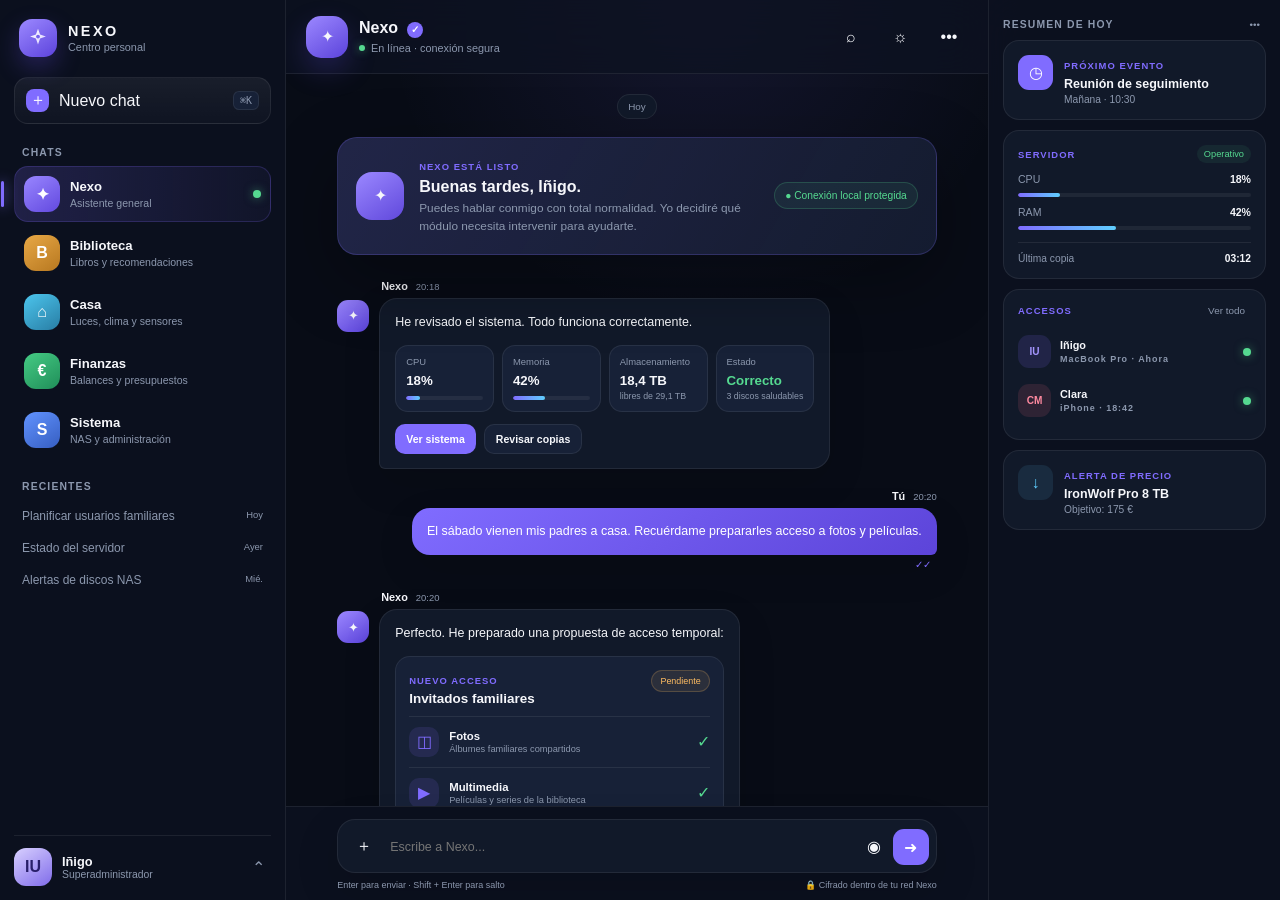
<file: index.html>
<!DOCTYPE html>
<html lang="es">
<head>
  <meta charset="UTF-8" />
  <meta name="viewport" content="width=device-width, initial-scale=1, maximum-scale=1, viewport-fit=cover" />
  <meta name="theme-color" content="#0a0e19" />
  <meta name="apple-mobile-web-app-capable" content="yes" />
  <meta name="apple-mobile-web-app-status-bar-style" content="black-translucent" />
  <meta name="mobile-web-app-capable" content="yes" />
  <link rel="manifest" href="manifest.webmanifest" />
  <title>NEXO</title>
  <link rel="icon" href="assets/logo.svg" type="image/svg+xml" />
  <link rel="stylesheet" href="style.css" />
</head>
<body>
<div class="app">
  <aside class="sidebar" id="sidebar">
    <div class="brand-row">
      <button class="brand" id="brandBtn"><img src="assets/logo.svg" alt=""><span><b>NEXO</b><small>Centro personal</small></span></button>
      <button class="icon mobile" id="closeMenu">✕</button>
    </div>
    <button class="new-chat"><span>＋</span> Nuevo chat <kbd>⌘K</kbd></button>
    <p class="label">Chats</p>
    <nav>
      <button class="nav active" data-chat="Nexo" data-icon="✦" data-sub="En línea · conexión segura"><i class="violet">✦</i><span><b>Nexo</b><small>Asistente general</small></span><em></em></button>
      <button class="nav" data-chat="Biblioteca" data-icon="B" data-sub="Libros, préstamos y lectura"><i class="amber">B</i><span><b>Biblioteca</b><small>Libros y recomendaciones</small></span></button>
      <button class="nav" data-chat="Casa" data-icon="⌂" data-sub="Domótica y automatizaciones"><i class="cyan">⌂</i><span><b>Casa</b><small>Luces, clima y sensores</small></span></button>
      <button class="nav" data-chat="Finanzas" data-icon="€" data-sub="Gastos, cuentas y alertas"><i class="green">€</i><span><b>Finanzas</b><small>Balances y presupuestos</small></span></button>
      <button class="nav" data-chat="Sistema" data-icon="S" data-sub="Servidor, seguridad y discos"><i class="blue">S</i><span><b>Sistema</b><small>NAS y administración</small></span></button>
    </nav>
    <p class="label recent-label">Recientes</p>
    <button class="recent">Planificar usuarios familiares <small>Hoy</small></button>
    <button class="recent">Estado del servidor <small>Ayer</small></button>
    <button class="recent">Alertas de discos NAS <small>Mié.</small></button>
    <div class="profile"><span>IU</span><div><b>Iñigo</b><small>Superadministrador</small></div><button>⌃</button></div>
  </aside>
  <div class="backdrop" id="backdrop"></div>

  <main>
    <header>
      <div class="identity">
        <button class="icon mobile" id="openMenu">☰</button>
        <div class="chat-avatar" id="chatIcon">✦</div>
        <div><h1 id="chatTitle">Nexo <span>✓</span></h1><p><i></i><span id="chatSub">En línea · conexión segura</span></p></div>
      </div>
      <div class="actions"><button class="icon">⌕</button><button class="icon" id="themeBtn">☼</button><button class="icon">•••</button></div>
    </header>

    <section class="conversation" id="conversation">
      <div class="date">Hoy</div>
      <section class="welcome">
        <div class="spark">✦</div>
        <div><small>NEXO ESTÁ LISTO</small><h2>Buenas tardes, Iñigo.</h2><p>Puedes hablar conmigo con total normalidad. Yo decidiré qué módulo necesita intervenir para ayudarte.</p></div>
        <span class="secure">● Conexión local protegida</span>
      </section>

      <div class="msg assistant">
        <div class="avatar-mini">✦</div>
        <div><div class="meta">Nexo <span>20:18</span></div><div class="bubble"><p>He revisado el sistema. Todo funciona correctamente.</p>
          <div class="metrics">
            <article><small>CPU</small><b>18%</b><div><span style="width:18%"></span></div></article>
            <article><small>Memoria</small><b>42%</b><div><span style="width:42%"></span></div></article>
            <article><small>Almacenamiento</small><b>18,4 TB</b><em>libres de 29,1 TB</em></article>
            <article class="ok"><small>Estado</small><b>Correcto</b><em>3 discos saludables</em></article>
          </div>
          <div class="buttons"><button>Ver sistema</button><button class="ghost">Revisar copias</button></div>
        </div></div>
      </div>

      <div class="msg user"><div><div class="meta right">Tú <span>20:20</span></div><div class="bubble user-bubble"><p>El sábado vienen mis padres a casa. Recuérdame prepararles acceso a fotos y películas.</p></div><div class="read">✓✓</div></div></div>

      <div class="msg assistant">
        <div class="avatar-mini">✦</div>
        <div><div class="meta">Nexo <span>20:20</span></div><div class="bubble"><p>Perfecto. He preparado una propuesta de acceso temporal:</p>
          <section class="access">
            <div class="access-head"><div><small>NUEVO ACCESO</small><h3>Invitados familiares</h3></div><span>Pendiente</span></div>
            <div class="permission"><i>◫</i><div><b>Fotos</b><small>Álbumes familiares compartidos</small></div><em>✓</em></div>
            <div class="permission"><i>▶</i><div><b>Multimedia</b><small>Películas y series de la biblioteca</small></div><em>✓</em></div>
            <div class="permission muted"><i>▣</i><div><b>Documentos</b><small>Sin acceso</small></div><em>—</em></div>
            <div class="buttons"><button>Aprobar propuesta</button><button class="ghost">Modificar</button></div>
          </section>
        </div></div>
      </div>

      <div class="chips">
        <button data-text="¿Cómo va el servidor?">¿Cómo va el servidor?</button>
        <button data-text="¿Qué tengo mañana?">¿Qué tengo mañana?</button>
        <button data-text="Crea un usuario nuevo">Crear usuario</button>
        <button data-text="Enséñame las alertas activas">Ver alertas</button>
      </div>
      <div class="msg assistant typing hidden" id="typing"><div class="avatar-mini">✦</div><div class="dots"><i></i><i></i><i></i></div></div>
    </section>

    <footer>
      <div class="composer"><button class="icon attach">＋</button><textarea id="input" rows="1" placeholder="Escribe a Nexo..."></textarea><button class="icon">◉</button><button class="send" id="send">➜</button></div>
      <div class="note"><span>Enter para enviar · Shift + Enter para salto</span><span>🔒 Cifrado dentro de tu red Nexo</span></div>
    </footer>
  </main>

  <aside class="context">
    <div class="context-title"><span>RESUMEN DE HOY</span><button>•••</button></div>
    <section class="card event"><i>◷</i><div><small>PRÓXIMO EVENTO</small><h3>Reunión de seguimiento</h3><p>Mañana · 10:30</p></div></section>
    <section class="card"><div class="card-head"><small>SERVIDOR</small><span class="online">Operativo</span></div><div class="line"><span>CPU</span><b>18%</b></div><div class="bar"><i style="width:18%"></i></div><div class="line"><span>RAM</span><b>42%</b></div><div class="bar"><i style="width:42%"></i></div><div class="last"><span>Última copia</span><b>03:12</b></div></section>
    <section class="card"><div class="card-head"><small>ACCESOS</small><button>Ver todo</button></div><div class="activity"><i>IU</i><div><b>Iñigo</b><small>MacBook Pro · Ahora</small></div><em></em></div><div class="activity"><i class="pink">CM</i><div><b>Clara</b><small>iPhone · 18:42</small></div><em></em></div></section>
    <section class="card price"><i>↓</i><div><small>ALERTA DE PRECIO</small><h3>IronWolf Pro 8 TB</h3><p>Objetivo: 175 €</p></div></section>
  </aside>
</div>
<div class="orientation-warning" aria-live="polite"><i>▯</i><strong>Gira el dispositivo</strong><span>Nexo está diseñado para utilizarse en vertical.</span></div>
<div class="toast" id="toast">✓ <span>Acción de demostración</span></div>
<script src="app.js"></script>
</body>
</html>
</file>
<file: style.css>
:root{--bg:#080c16;--panel:#0d1322;--panel2:#111929;--panel3:#172137;--text:#f6f7fb;--muted:#8c98ae;--border:rgba(255,255,255,.075);--accent:#806cff;--green:#55d990;--cyan:#5fcfff;--shadow:0 24px 70px rgba(0,0,0,.32)}
body.light{--bg:#eef1f7;--panel:#f7f9fc;--panel2:#fff;--panel3:#f0f3f8;--text:#151a28;--muted:#6e788c;--border:rgba(25,34,54,.09);--shadow:0 24px 70px rgba(40,50,75,.15)}
*{box-sizing:border-box}html,body{margin:0;height:100%;background:var(--bg);color:var(--text);font-family:Inter,-apple-system,BlinkMacSystemFont,"SF Pro Display","Segoe UI",sans-serif}body{overflow:hidden}button,textarea{font:inherit;color:inherit}.app{height:100dvh;display:grid;grid-template-columns:286px minmax(0,1fr) 292px;background:radial-gradient(circle at 55% 0,rgba(128,108,255,.1),transparent 28%),var(--bg)}
.sidebar,.context,header,footer{background:rgba(13,19,34,.78);backdrop-filter:blur(20px);-webkit-backdrop-filter:blur(20px)}body.light .sidebar,body.light .context,body.light header,body.light footer{background:rgba(255,255,255,.8)}
.sidebar{z-index:30;display:flex;flex-direction:column;min-height:0;border-right:1px solid var(--border);padding:max(14px,env(safe-area-inset-top)) 14px max(14px,env(safe-area-inset-bottom))}.brand-row{display:flex;align-items:center;justify-content:space-between}.brand{display:flex;align-items:center;gap:11px;border:0;background:none;padding:5px;border-radius:13px;cursor:pointer}.brand:hover{background:var(--panel3)}.brand img{width:38px;height:38px;padding:7px;border-radius:13px;background:linear-gradient(145deg,#9c89ff,#5c43dc);box-shadow:0 10px 24px rgba(98,72,222,.3)}.brand span{display:flex;flex-direction:column;align-items:flex-start}.brand b{font-size:.9rem;letter-spacing:.17em}.brand small{font-size:.68rem;color:var(--muted);margin-top:2px}.new-chat{display:grid;grid-template-columns:25px 1fr auto;align-items:center;gap:8px;width:100%;margin:15px 0 6px;padding:11px;border:1px solid var(--border);border-radius:14px;background:linear-gradient(180deg,rgba(255,255,255,.06),rgba(255,255,255,.02));text-align:left;cursor:pointer}.new-chat:hover{border-color:rgba(128,108,255,.4);background:rgba(128,108,255,.1)}.new-chat>span{display:grid;place-items:center;width:23px;height:23px;background:var(--accent);border-radius:8px;color:white}.new-chat kbd{font-size:.62rem;color:var(--muted);border:1px solid var(--border);background:var(--panel3);border-radius:6px;padding:3px 6px}.label{font-size:.65rem;color:var(--muted);font-weight:800;letter-spacing:.11em;text-transform:uppercase;margin:17px 8px 8px}.recent-label{margin-top:20px}.nav{position:relative;width:100%;display:grid;grid-template-columns:36px minmax(0,1fr) auto;align-items:center;gap:10px;padding:9px;border:1px solid transparent;border-radius:14px;background:none;text-align:left;cursor:pointer;margin-bottom:3px}.nav:hover{background:var(--panel3)}.nav.active{background:linear-gradient(90deg,rgba(128,108,255,.18),rgba(128,108,255,.05));border-color:rgba(128,108,255,.2)}.nav.active:before{content:"";position:absolute;left:-14px;top:14px;bottom:14px;width:3px;border-radius:9px;background:var(--accent);box-shadow:0 0 13px var(--accent)}.nav i{font-style:normal;display:grid;place-items:center;width:36px;height:36px;border-radius:12px;color:#fff;font-weight:800}.violet{background:linear-gradient(145deg,#9986ff,#6249df)}.amber{background:linear-gradient(145deg,#e8a846,#b77820)}.cyan{background:linear-gradient(145deg,#4cc5ed,#287da4)}.green{background:linear-gradient(145deg,#45cb84,#208e59)}.blue{background:linear-gradient(145deg,#6193ff,#365ec1)}.nav span{min-width:0;display:flex;flex-direction:column;gap:3px}.nav b{font-size:.82rem}.nav small{font-size:.66rem;color:var(--muted);white-space:nowrap;overflow:hidden;text-overflow:ellipsis}.nav em,.activity em{width:8px;height:8px;border-radius:50%;background:var(--green);box-shadow:0 0 10px rgba(85,217,144,.5)}.recent{display:flex;justify-content:space-between;gap:8px;width:100%;border:0;background:none;color:var(--muted);padding:9px 8px;border-radius:10px;text-align:left;font-size:.75rem;cursor:pointer}.recent:hover{background:var(--panel3);color:var(--text)}.recent small{font-size:.59rem;color:var(--muted)}.profile{margin-top:auto;border-top:1px solid var(--border);padding-top:12px;display:grid;grid-template-columns:38px 1fr auto;align-items:center;gap:10px}.profile>span{display:grid;place-items:center;width:38px;height:38px;border-radius:12px;background:linear-gradient(145deg,#d8d0ff,#806cea);color:#281e68;font-weight:800}.profile div{display:flex;flex-direction:column}.profile b{font-size:.8rem}.profile small{font-size:.65rem;color:var(--muted)}.profile button{border:0;background:none;color:var(--muted)}
main{min-width:0;min-height:0;display:grid;grid-template-rows:auto minmax(0,1fr) auto}header{z-index:10;display:flex;align-items:center;justify-content:space-between;min-height:74px;padding:max(10px,env(safe-area-inset-top)) 20px 10px;border-bottom:1px solid var(--border)}.identity,.actions{display:flex;align-items:center;gap:11px}.chat-avatar{display:grid;place-items:center;width:42px;height:42px;border-radius:15px;background:linear-gradient(145deg,#9c88ff,#5b43db);box-shadow:0 12px 28px rgba(96,72,220,.25)}h1{font-size:1rem;margin:0}h1 span{display:inline-grid;place-items:center;width:16px;height:16px;margin-left:4px;border-radius:50%;background:var(--accent);color:white;font-size:.6rem}header p{display:flex;align-items:center;gap:6px;margin:4px 0 0;font-size:.68rem;color:var(--muted)}header p i{width:6px;height:6px;border-radius:50%;background:var(--green);box-shadow:0 0 8px rgba(85,217,144,.55)}.icon{border:0;background:none;display:grid;place-items:center;width:38px;height:38px;border-radius:12px;cursor:pointer}.icon:hover{background:var(--panel3)}.mobile{display:none}
.conversation{min-height:0;overflow-y:auto;padding:20px clamp(18px,4vw,56px) 28px;scroll-behavior:smooth}.conversation::-webkit-scrollbar{width:7px}.conversation::-webkit-scrollbar-thumb{background:rgba(255,255,255,.08);border-radius:9px}.date{width:max-content;margin:0 auto 18px;padding:6px 10px;border:1px solid var(--border);border-radius:99px;background:var(--panel2);font-size:.62rem;color:var(--muted)}.welcome{position:relative;overflow:hidden;display:grid;grid-template-columns:auto 1fr auto;align-items:center;gap:15px;max-width:850px;margin:0 auto 25px;padding:18px;border:1px solid rgba(128,108,255,.22);border-radius:20px;background:linear-gradient(120deg,rgba(128,108,255,.14),rgba(128,108,255,.03)),var(--panel2);box-shadow:var(--shadow)}.spark{display:grid;place-items:center;width:48px;height:48px;border-radius:16px;background:linear-gradient(145deg,#9b88ff,#6048dc)}.welcome small,.access small,.card small{font-size:.59rem;font-weight:800;letter-spacing:.11em;color:var(--accent)}.welcome h2{font-size:1rem;margin:4px 0}.welcome p{font-size:.74rem;line-height:1.5;color:var(--muted);margin:0}.secure{font-size:.64rem;color:var(--green);padding:7px 10px;border:1px solid rgba(85,217,144,.2);background:rgba(85,217,144,.07);border-radius:99px;white-space:nowrap}.msg{display:flex;gap:10px;max-width:850px;margin:0 auto 21px}.msg.user{justify-content:flex-end}.avatar-mini{flex:0 0 auto;display:grid;place-items:center;width:32px;height:32px;margin-top:20px;border-radius:11px;background:linear-gradient(145deg,#9c88ff,#5b43db);font-size:.8rem}.msg>div:last-child{max-width:min(690px,calc(100vw - 120px))}.meta{font-size:.68rem;font-weight:700;margin:0 0 6px 2px}.meta span{font-size:.59rem;font-weight:500;color:var(--muted);margin-left:5px}.right{text-align:right}.bubble{padding:14px 15px;border:1px solid var(--border);border-radius:18px 18px 18px 6px;background:var(--panel2);box-shadow:0 14px 38px rgba(0,0,0,.12)}.bubble p{margin:0;font-size:.78rem;line-height:1.55}.user-bubble{color:#fff;border:0;border-radius:18px 18px 6px 18px;background:linear-gradient(145deg,#806cff,#5c44d9)}.read{text-align:right;color:var(--accent);font-size:.63rem;padding:4px 6px 0}.metrics{display:grid;grid-template-columns:repeat(4,minmax(0,1fr));gap:8px;margin-top:13px}.metrics article{min-width:0;padding:10px;border:1px solid var(--border);border-radius:13px;background:var(--panel3)}.metrics small{display:block;font-size:.59rem;color:var(--muted);margin-bottom:6px}.metrics b{display:block;font-size:.83rem}.metrics em{display:block;margin-top:3px;font-size:.55rem;font-style:normal;color:var(--muted)}.metrics article>div,.bar{height:4px;margin-top:8px;border-radius:9px;background:rgba(255,255,255,.06);overflow:hidden}.metrics article>div span,.bar i{display:block;height:100%;border-radius:9px;background:linear-gradient(90deg,var(--accent),var(--cyan))}.metrics .ok b{color:var(--green)}.buttons{display:flex;gap:8px;margin-top:12px}.buttons button{border:0;border-radius:10px;padding:8px 11px;background:var(--accent);color:white;font-size:.66rem;font-weight:700;cursor:pointer}.buttons .ghost{color:var(--text);background:var(--panel3);border:1px solid var(--border)}.access{margin-top:12px;padding:13px;border:1px solid var(--border);border-radius:15px;background:var(--panel3)}.access-head{display:flex;justify-content:space-between;gap:10px;padding-bottom:10px;border-bottom:1px solid var(--border)}.access h3{font-size:.84rem;margin:3px 0 0}.access-head>span{height:max-content;padding:5px 8px;border-radius:99px;color:#ffbd62;background:rgba(255,189,98,.09);border:1px solid rgba(255,189,98,.2);font-size:.56rem}.permission{display:grid;grid-template-columns:31px 1fr auto;align-items:center;gap:9px;padding:10px 0;border-bottom:1px solid var(--border)}.permission:last-of-type{border-bottom:0}.permission>i{display:grid;place-items:center;width:30px;height:30px;border-radius:10px;background:rgba(128,108,255,.13);color:var(--accent);font-style:normal}.permission b,.permission small{display:block}.permission b{font-size:.71rem}.permission small{margin-top:2px;color:var(--muted);font-size:.58rem;letter-spacing:0;font-weight:500}.permission em{font-style:normal;color:var(--green)}.permission.muted{opacity:.55}.chips{display:flex;flex-wrap:wrap;justify-content:center;gap:8px;max-width:850px;margin:4px auto 16px}.chips button{padding:8px 12px;border:1px solid var(--border);border-radius:99px;background:var(--panel2);color:var(--muted);font-size:.66rem;cursor:pointer}.chips button:hover{color:var(--text);border-color:rgba(128,108,255,.35);background:rgba(128,108,255,.1)}.dots{display:flex;align-items:center;gap:4px;margin-top:18px;padding:13px 15px;border:1px solid var(--border);border-radius:16px;background:var(--panel2)}.dots i{width:6px;height:6px;border-radius:50%;background:var(--muted);animation:bounce 1.1s infinite}.dots i:nth-child(2){animation-delay:.15s}.dots i:nth-child(3){animation-delay:.3s}@keyframes bounce{0%,60%,100%{transform:translateY(0);opacity:.45}30%{transform:translateY(-4px);opacity:1}}.hidden{display:none!important}
footer{border-top:1px solid var(--border);padding:12px clamp(18px,4vw,56px) max(10px,env(safe-area-inset-bottom))}.composer{display:grid;grid-template-columns:auto minmax(0,1fr) auto auto;align-items:end;max-width:850px;margin:auto;padding:7px;border:1px solid var(--border);border-radius:18px;background:var(--panel2);box-shadow:0 16px 44px rgba(0,0,0,.16)}.composer:focus-within{border-color:rgba(128,108,255,.5);box-shadow:0 0 0 3px rgba(128,108,255,.08),0 16px 44px rgba(0,0,0,.16)}textarea{width:100%;min-height:36px;max-height:140px;padding:9px 7px 7px;resize:none;border:0;outline:0;background:none;color:var(--text);font-size:.78rem;line-height:1.45}.send{display:grid;place-items:center;width:36px;height:36px;border:0;border-radius:11px;background:var(--accent);color:white;cursor:pointer}.note{display:flex;justify-content:space-between;max-width:850px;margin:7px auto 0;color:var(--muted);font-size:.56rem}
.context{overflow-y:auto;border-left:1px solid var(--border);padding:max(18px,env(safe-area-inset-top)) 14px}.context-title,.card-head,.line,.last,.activity{display:flex;align-items:center}.context-title{justify-content:space-between;margin-bottom:9px}.context-title span{font-size:.65rem;font-weight:800;letter-spacing:.11em;color:var(--muted)}.context button{border:0;background:none;color:var(--muted);font-size:.62rem}.card{padding:14px;margin-bottom:10px;border:1px solid var(--border);border-radius:16px;background:var(--panel2)}.event,.price{display:flex;align-items:flex-start;gap:11px}.event>i,.price>i{display:grid;place-items:center;flex:0 0 auto;width:35px;height:35px;border-radius:11px;background:var(--accent);color:white;font-style:normal}.card h3{font-size:.78rem;margin:4px 0 3px}.card p{font-size:.64rem;color:var(--muted);margin:0}.card-head{justify-content:space-between;margin-bottom:10px}.online{font-size:.58rem;color:var(--green);padding:4px 7px;border-radius:99px;background:rgba(85,217,144,.08)}.line{justify-content:space-between;margin-top:9px;font-size:.66rem}.line span,.last span{color:var(--muted)}.last{justify-content:space-between;margin-top:12px;padding-top:10px;border-top:1px solid var(--border);font-size:.64rem}.activity{display:grid;grid-template-columns:33px 1fr auto;gap:9px;padding:8px 0}.activity>i{display:grid;place-items:center;width:33px;height:33px;border-radius:11px;background:rgba(128,108,255,.14);color:#a596ff;font-size:.63rem;font-weight:800;font-style:normal}.activity>i.pink{background:rgba(255,111,133,.12);color:#ff8aa0}.activity b,.activity small{display:block}.activity b{font-size:.68rem}.activity small{margin-top:3px;font-size:.56rem;color:var(--muted)}.price>i{background:rgba(95,207,255,.1);color:var(--cyan)}.toast{position:fixed;z-index:100;left:50%;bottom:28px;transform:translate(-50%,20px);opacity:0;pointer-events:none;padding:10px 14px;border:1px solid var(--border);border-radius:12px;background:var(--panel2);box-shadow:var(--shadow);font-size:.7rem;transition:.25s}.toast.show{opacity:1;transform:translate(-50%,0)}.backdrop{display:none}
@media(max-width:1180px){.app{grid-template-columns:286px minmax(0,1fr)}.context{display:none}}
@media(max-width:760px){.app{display:block}.sidebar{position:fixed;inset:0 auto 0 0;width:min(86vw,310px);transform:translateX(-103%);transition:.25s;box-shadow:24px 0 60px rgba(0,0,0,.38)}.sidebar.open{transform:none}.backdrop{display:block;position:fixed;inset:0;z-index:20;background:rgba(2,5,12,.55);opacity:0;visibility:hidden;transition:.25s}.backdrop.show{opacity:1;visibility:visible}.mobile{display:grid}main{height:100dvh}header{min-height:68px;padding-left:10px;padding-right:10px}.chat-avatar{width:38px;height:38px;border-radius:13px}.actions .icon:first-child{display:none}.conversation{padding:14px 12px 22px}.welcome{grid-template-columns:auto 1fr;padding:15px}.secure{grid-column:1/-1;width:max-content}.msg{gap:8px}.avatar-mini{width:29px;height:29px}.msg>div:last-child{max-width:calc(100vw - 62px)}.bubble{padding:12px}.metrics{grid-template-columns:repeat(2,minmax(0,1fr))}.chips{justify-content:flex-start;flex-wrap:nowrap;overflow-x:auto}.chips button{white-space:nowrap}footer{padding:9px 10px max(8px,env(safe-area-inset-bottom))}.composer{grid-template-columns:minmax(0,1fr) auto auto}.attach{display:none}.note{display:none}}
@media(max-width:430px){.actions #themeBtn{display:none}.buttons{flex-wrap:wrap}.buttons button{flex:1}.welcome p{font-size:.7rem}}

/* ===== NEXO · optimización móvil vertical ===== */
.orientation-warning{display:none}
@media (max-width:760px){
  html,body{width:100%;height:100%;font-size:17px;overscroll-behavior:none}
  body{-webkit-text-size-adjust:100%;text-size-adjust:100%;touch-action:manipulation}
  .app{height:100dvh;min-height:100dvh;background:var(--bg)}
  main{height:100dvh;display:grid;grid-template-rows:auto minmax(0,1fr) auto;overflow:hidden}
  header{
    min-height:calc(60px + env(safe-area-inset-top));
    padding:env(safe-area-inset-top) 10px 0;
    border-bottom:1px solid var(--border)
  }
  .identity{min-width:0;gap:9px}
  .identity>div:last-child{min-width:0}
  .identity h1{font-size:1rem;white-space:nowrap;overflow:hidden;text-overflow:ellipsis}
  .identity p{font-size:.72rem;white-space:nowrap;overflow:hidden;text-overflow:ellipsis}
  .chat-avatar{width:40px;height:40px;border-radius:13px;font-size:1rem}
  .icon{min-width:44px;min-height:44px}
  .actions{gap:2px}
  .conversation{
    min-height:0;
    padding:12px 10px 18px;
    scroll-padding-bottom:24px;
    -webkit-overflow-scrolling:touch
  }
  .date{font-size:.68rem;margin:4px auto 12px}
  .welcome{padding:14px;border-radius:18px;gap:10px;margin-bottom:16px}
  .welcome h2{font-size:1.15rem;line-height:1.2}
  .welcome p{font-size:.82rem;line-height:1.45}
  .welcome small,.secure{font-size:.62rem}
  .spark{width:38px;height:38px;border-radius:12px}
  .msg{margin:13px 0;align-items:flex-end}
  .msg>div:last-child{max-width:calc(100vw - 54px)}
  .msg.user>div{max-width:86vw}
  .avatar-mini{width:28px;height:28px;border-radius:10px;font-size:.72rem}
  .meta{font-size:.62rem;margin:0 5px 5px}
  .bubble{padding:11px 13px;border-radius:18px;font-size:1rem;line-height:1.42}
  .bubble p{font-size:1rem;line-height:1.42}
  .assistant .bubble{border-bottom-left-radius:7px}
  .user-bubble{border-bottom-right-radius:7px}
  .read{font-size:.62rem;margin-top:4px}
  .metrics{gap:7px;margin-top:11px}
  .metrics article{padding:10px;border-radius:12px}
  .metrics small,.metrics em{font-size:.62rem}
  .metrics b{font-size:.88rem}
  .access{padding:11px;border-radius:14px}
  .access h3{font-size:.92rem}
  .permission b{font-size:.82rem}
  .permission small{font-size:.68rem;line-height:1.3}
  .buttons button{min-height:40px;padding:9px 12px;font-size:.75rem}
  .chips{margin:2px 0 10px;padding-bottom:3px;scrollbar-width:none}
  .chips::-webkit-scrollbar{display:none}
  .chips button{min-height:38px;padding:8px 12px;font-size:.72rem}
  footer{
    padding:8px 8px calc(8px + env(safe-area-inset-bottom));
    border-top:1px solid var(--border)
  }
  .composer{min-height:50px;padding:5px 6px;border-radius:19px;align-items:end}
  textarea{
    min-height:40px;
    padding:10px 5px 8px;
    font-size:16px;
    line-height:1.35
  }
  .send{width:40px;height:40px;border-radius:13px;font-size:1rem}
  .composer>.icon{width:40px;height:40px;min-width:40px;min-height:40px}
  .sidebar{padding-top:calc(12px + env(safe-area-inset-top));padding-bottom:calc(12px + env(safe-area-inset-bottom))}
}

/* En navegador no siempre se puede bloquear la rotación: protegemos el diseño. */
@media (max-width:960px) and (orientation:landscape) and (max-height:520px){
  body>*:not(.orientation-warning){display:none!important}
  .orientation-warning{
    position:fixed;inset:0;z-index:9999;display:flex;flex-direction:column;
    align-items:center;justify-content:center;text-align:center;padding:32px;
    background:var(--bg);color:var(--text)
  }
  .orientation-warning strong{font-size:1.15rem;margin-top:14px}
  .orientation-warning span{max-width:320px;margin-top:7px;color:var(--muted);font-size:.88rem;line-height:1.45}
  .orientation-warning i{font-style:normal;font-size:2.4rem;animation:rotatePhone 1.8s ease-in-out infinite}
}
@keyframes rotatePhone{0%,100%{transform:rotate(90deg)}50%{transform:rotate(0deg)}}
</file>
